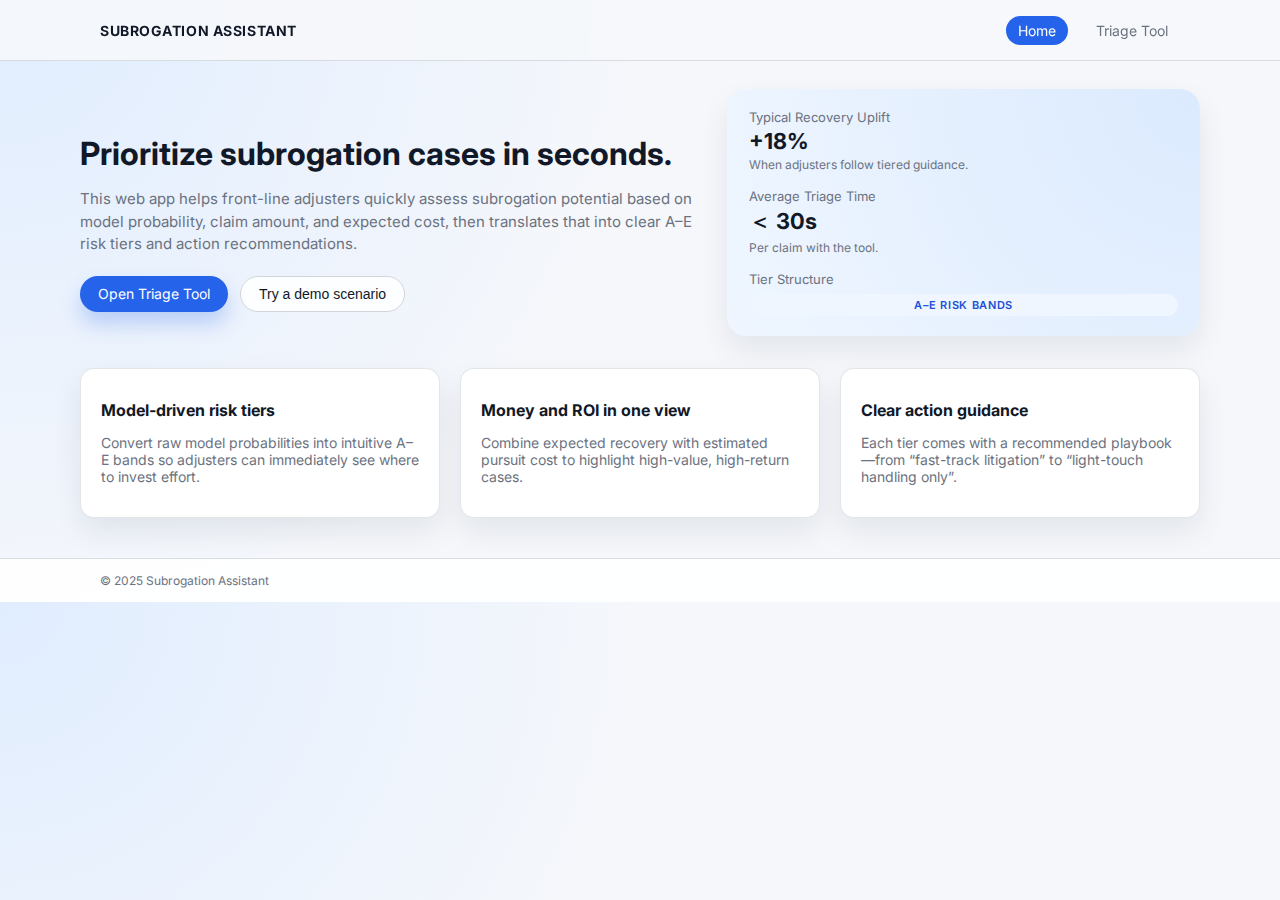
<file: subro-app/index.html>
<!DOCTYPE html>
<html lang="en">
<head>
  <meta charset="UTF-8">
  <title>Subrogation Assistant | Home</title>
  <link rel="stylesheet" href="styles.css">
  <link rel="preconnect" href="https://fonts.googleapis.com">
  <link rel="preconnect" href="https://fonts.gstatic.com" crossorigin>
  <link href="https://fonts.googleapis.com/css2?family=Inter:wght@400;500;600;700&display=swap" rel="stylesheet">
  <script src="app.js" defer></script>
</head>
<body data-page="home">
  <header class="site-header">
    <div class="container header-inner">
      <div class="logo">Subrogation Assistant</div>
      <nav class="nav">
        <a href="index.html" class="nav-link active">Home</a>
        <a href="triage.html" class="nav-link">Triage Tool</a>
      </nav>
    </div>
  </header>

  <main class="container main">
    <section class="hero">
      <div class="hero-text">
        <h1>Prioritize subrogation cases in seconds.</h1>
        <p>
          This web app helps front-line adjusters quickly assess subrogation potential
          based on model probability, claim amount, and expected cost, then translates
          that into clear A–E risk tiers and action recommendations.
        </p>
        <div class="hero-actions">
          <a href="triage.html" class="btn primary">Open Triage Tool</a>
          <button class="btn ghost" id="demoScenarioBtn">Try a demo scenario</button>
        </div>
      </div>
      <div class="hero-panel">
        <div class="hero-metric">
          <span class="metric-label">Typical Recovery Uplift</span>
          <span class="metric-value">+18%</span>
          <span class="metric-note">When adjusters follow tiered guidance.</span>
        </div>
        <div class="hero-metric">
          <span class="metric-label">Average Triage Time</span>
          <span class="metric-value">＜ 30s</span>
          <span class="metric-note">Per claim with the tool.</span>
        </div>
        <div class="hero-metric">
          <span class="metric-label">Tier Structure</span>
          <span class="metric-pill pill pill-B">A–E Risk Bands</span>
        </div>
      </div>
    </section>

    <section class="grid-3">
      <article class="info-card">
        <h2>Model-driven risk tiers</h2>
        <p>
          Convert raw model probabilities into intuitive A–E bands so adjusters can
          immediately see where to invest effort.
        </p>
      </article>
      <article class="info-card">
        <h2>Money and ROI in one view</h2>
        <p>
          Combine expected recovery with estimated pursuit cost to highlight
          high-value, high-return cases.
        </p>
      </article>
      <article class="info-card">
        <h2>Clear action guidance</h2>
        <p>
          Each tier comes with a recommended playbook—from “fast-track litigation”
          to “light-touch handling only”.
        </p>
      </article>
    </section>
  </main>

  <footer class="site-footer">
    <div class="container footer-inner">
      <span>© 2025 Subrogation Assistant</span>
    </div>
  </footer>
</body>
</html>
</file>
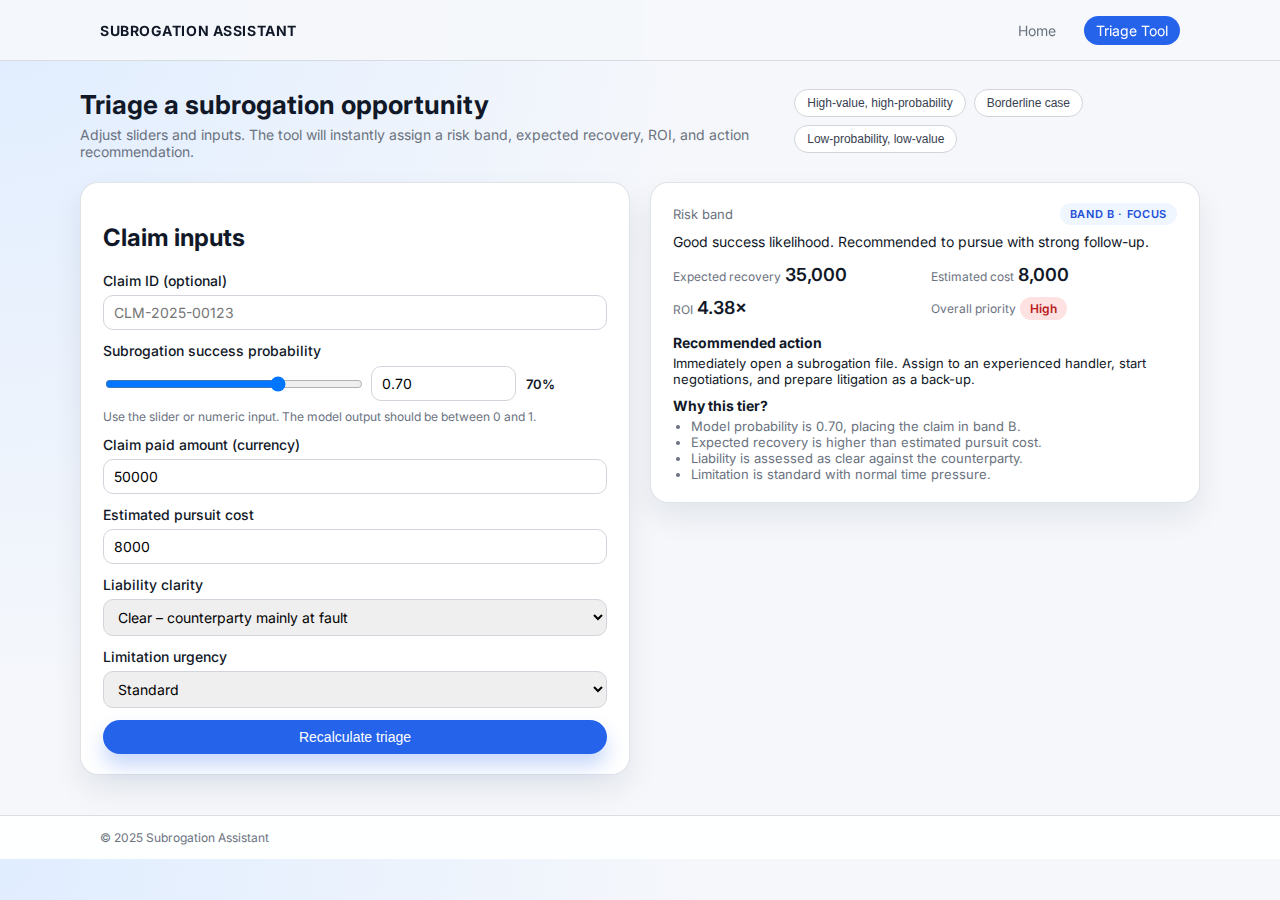
<file: subro-app/triage.html>
<!DOCTYPE html>
<html lang="en">
<head>
  <meta charset="UTF-8">
  <title>Subrogation Assistant | Triage Tool</title>
  <link rel="stylesheet" href="styles.css">
  <link rel="preconnect" href="https://fonts.googleapis.com">
  <link rel="preconnect" href="https://fonts.gstatic.com" crossorigin>
  <link href="https://fonts.googleapis.com/css2?family=Inter:wght@400;500;600;700&display=swap" rel="stylesheet">
  <script src="app.js" defer></script>
</head>
<body data-page="triage">
  <header class="site-header">
    <div class="container header-inner">
      <div class="logo">Subrogation Assistant</div>
      <nav class="nav">
        <a href="index.html" class="nav-link">Home</a>
        <a href="triage.html" class="nav-link active">Triage Tool</a>
      </nav>
    </div>
  </header>

  <main class="container main">
    <section class="page-title-row">
      <div>
        <h1>Triage a subrogation opportunity</h1>
        <p class="page-subtitle">
          Adjust sliders and inputs. The tool will instantly assign a risk band,
          expected recovery, ROI, and action recommendation.
        </p>
      </div>
      <div class="chip-row">
        <button class="chip" data-scenario="high">High-value, high-probability</button>
        <button class="chip" data-scenario="borderline">Borderline case</button>
        <button class="chip" data-scenario="low">Low-probability, low-value</button>
      </div>
    </section>

    <section class="layout-2">
      <div class="card">
        <h2>Claim inputs</h2>

        <div class="form-row">
          <label for="claimId">Claim ID (optional)</label>
          <input id="claimId" type="text" placeholder="CLM-2025-00123">
        </div>

        <div class="form-row">
          <label>Subrogation success probability</label>
          <div class="prob-row">
            <input id="probSlider" type="range" min="0" max="100" step="1" value="70">
            <input id="probInput" type="number" min="0" max="1" step="0.01" value="0.70">
            <span class="prob-label" id="probLabel">70%</span>
          </div>
          <p class="helper">
            Use the slider or numeric input. The model output should be between 0 and 1.
          </p>
        </div>

        <div class="form-row">
          <label for="amount">Claim paid amount (currency)</label>
          <input id="amount" type="number" min="0" step="1" value="50000">
        </div>

        <div class="form-row">
          <label for="cost">Estimated pursuit cost</label>
          <input id="cost" type="number" min="0" step="1" value="8000">
        </div>

        <div class="form-row">
          <label for="liability">Liability clarity</label>
          <select id="liability">
            <option value="clear">Clear – counterparty mainly at fault</option>
            <option value="medium">Mixed – some dispute</option>
            <option value="unclear">Unclear / heavily disputed</option>
          </select>
        </div>

        <div class="form-row">
          <label for="timing">Limitation urgency</label>
          <select id="timing">
            <option value="urgent">Urgent – close to limitation</option>
            <option value="normal" selected>Standard</option>
            <option value="loose">Comfortable</option>
          </select>
        </div>

        <button id="calcBtn" class="btn primary full">Recalculate triage</button>
      </div>

      <div class="card result-card" id="resultCard">
        <div class="result-header">
          <span class="result-label">Risk band</span>
          <span id="riskPill" class="pill pill-B">Band B · Focus</span>
        </div>
        <p class="result-summary" id="bandSummary">
          Good success likelihood. Recommended to pursue with strong follow-up.
        </p>

        <div class="result-grid">
          <div class="result-item">
            <span class="result-item-label">Expected recovery</span>
            <span class="result-item-value" id="expectedRecovery">35,000</span>
          </div>
          <div class="result-item">
            <span class="result-item-label">Estimated cost</span>
            <span class="result-item-value" id="estimatedCost">8,000</span>
          </div>
          <div class="result-item">
            <span class="result-item-label">ROI</span>
            <span class="result-item-value" id="roiValue">4.4×</span>
          </div>
          <div class="result-item">
            <span class="result-item-label">Overall priority</span>
            <span class="priority-tag priority-mid" id="priorityTag">Medium</span>
          </div>
        </div>

        <div class="result-section">
          <h3>Recommended action</h3>
          <p id="actionAdvice">
            Open subrogation file, initiate recovery with strong negotiation and prepare
            litigation strategy if cooperation stalls.
          </p>
        </div>

        <div class="result-section">
          <h3>Why this tier?</h3>
          <ul class="reason-list" id="reasonList">
            <li>Model probability is in the 0.60–0.80 focus band.</li>
            <li>Expected recovery clearly exceeds estimated pursuit cost.</li>
            <li>Liability is reasonably clear and limitation is not yet critical.</li>
          </ul>
        </div>
      </div>
    </section>
  </main>

  <footer class="site-footer">
    <div class="container footer-inner">
      <span>© 2025 Subrogation Assistant</span>
    </div>
  </footer>
</body>
</html>
</file>
<file: subro-app/styles.css>
:root {
  --bg-page: #f5f7fb;
  --bg-card: #ffffff;
  --border-subtle: #e5e7eb;
  --text-main: #111827;
  --text-muted: #6b7280;
  --primary: #2563eb;
  --primary-dark: #1d4ed8;
  --shadow-soft: 0 14px 30px rgba(15, 23, 42, 0.08);
}

*,
*::before,
*::after {
  box-sizing: border-box;
}

body {
  margin: 0;
  font-family: "Inter", system-ui, -apple-system, BlinkMacSystemFont, "Segoe UI", sans-serif;
  background: radial-gradient(circle at top left, #e0edff 0, #f5f7fb 45%, #f5f7fb 100%);
  color: var(--text-main);
}

.container {
  max-width: 1120px;
  margin: 0 auto;
  padding: 0 20px;
}

/* Header */

.site-header {
  position: sticky;
  top: 0;
  z-index: 10;
  backdrop-filter: blur(16px);
  background: rgba(245, 247, 251, 0.92);
  border-bottom: 1px solid rgba(209, 213, 219, 0.8);
}

.header-inner {
  display: flex;
  align-items: center;
  justify-content: space-between;
  height: 60px;
}

.logo {
  font-weight: 700;
  letter-spacing: 0.04em;
  text-transform: uppercase;
  font-size: 14px;
}

.nav {
  display: flex;
  gap: 16px;
}

.nav-link {
  font-size: 14px;
  text-decoration: none;
  color: var(--text-muted);
  padding: 6px 12px;
  border-radius: 999px;
  transition: background 0.15s, color 0.15s;
}

.nav-link:hover {
  background: rgba(37, 99, 235, 0.08);
  color: var(--primary-dark);
}

.nav-link.active {
  background: var(--primary);
  color: white;
}

/* Main layout */

.main {
  padding: 28px 0 40px;
}

.hero {
  display: grid;
  grid-template-columns: 1.3fr 1fr;
  gap: 32px;
  align-items: center;
  margin-bottom: 32px;
}

.hero-text h1 {
  font-size: 32px;
  margin-bottom: 12px;
}

.hero-text p {
  color: var(--text-muted);
  font-size: 15px;
  line-height: 1.5;
}

.hero-actions {
  margin-top: 20px;
  display: flex;
  gap: 12px;
  flex-wrap: wrap;
}

.hero-panel {
  background: radial-gradient(circle at top right, #dbeafe, #eff6ff);
  border-radius: 20px;
  padding: 20px 22px;
  box-shadow: var(--shadow-soft);
  display: grid;
  gap: 16px;
}

.hero-metric {
  display: flex;
  flex-direction: column;
  gap: 3px;
}

.metric-label {
  font-size: 13px;
  color: var(--text-muted);
}

.metric-value {
  font-size: 22px;
  font-weight: 700;
}

.metric-note {
  font-size: 12px;
  color: var(--text-muted);
}

.metric-pill {
  margin-top: 4px;
}

/* Buttons */

.btn {
  border-radius: 999px;
  padding: 9px 18px;
  font-size: 14px;
  border: none;
  cursor: pointer;
  display: inline-flex;
  align-items: center;
  gap: 6px;
  text-decoration: none;
}

.btn.primary {
  background: var(--primary);
  color: #fff;
  box-shadow: 0 12px 20px rgba(37, 99, 235, 0.25);
}

.btn.primary:hover {
  background: var(--primary-dark);
}

.btn.ghost {
  background: rgba(255, 255, 255, 0.85);
  color: #111827;
  border: 1px solid #d1d5db;
}

.btn.ghost:hover {
  background: #ffffff;
}

.btn.full {
  width: 100%;
  justify-content: center;
}

/* Cards, grids */

.grid-3 {
  display: grid;
  grid-template-columns: repeat(3, minmax(0, 1fr));
  gap: 20px;
}

.info-card {
  background: var(--bg-card);
  border-radius: 14px;
  padding: 18px 20px;
  box-shadow: var(--shadow-soft);
  border: 1px solid rgba(209, 213, 219, 0.6);
}

.info-card h2 {
  font-size: 16px;
  margin-bottom: 8px;
}

.info-card p {
  font-size: 14px;
  color: var(--text-muted);
}

.card {
  background: var(--bg-card);
  border-radius: 18px;
  padding: 20px 22px;
  box-shadow: var(--shadow-soft);
  border: 1px solid rgba(209, 213, 219, 0.7);
}

.layout-2 {
  display: grid;
  grid-template-columns: 1.1fr 1.1fr;
  gap: 20px;
  align-items: flex-start;
}

/* Triage page */

.page-title-row {
  display: flex;
  justify-content: space-between;
  align-items: flex-start;
  gap: 20px;
  margin-bottom: 22px;
}

.page-title-row h1 {
  margin: 0 0 6px;
  font-size: 26px;
}

.page-subtitle {
  font-size: 14px;
  color: var(--text-muted);
  margin: 0;
}

.chip-row {
  display: flex;
  flex-wrap: wrap;
  gap: 8px;
}

.chip {
  border-radius: 999px;
  border: 1px solid #d1d5db;
  background: #ffffff;
  padding: 6px 12px;
  font-size: 12px;
  cursor: pointer;
  color: #374151;
}

.chip:hover {
  background: #f3f4f6;
}

/* Form controls */

.form-row {
  display: flex;
  flex-direction: column;
  gap: 6px;
  margin-bottom: 12px;
}

label {
  font-size: 14px;
  font-weight: 500;
}

input,
select {
  border-radius: 10px;
  border: 1px solid #d1d5db;
  padding: 8px 10px;
  font-size: 14px;
  font-family: inherit;
  outline: none;
}

input:focus,
select:focus {
  border-color: var(--primary);
  box-shadow: 0 0 0 1px rgba(37, 99, 235, 0.25);
}

.helper {
  font-size: 12px;
  color: var(--text-muted);
  margin: 0;
}

.prob-row {
  display: grid;
  grid-template-columns: 1.6fr 0.9fr 0.5fr;
  gap: 10px;
  align-items: center;
}

#probSlider {
  width: 100%;
}

.prob-label {
  font-size: 13px;
  font-weight: 600;
}

/* Pills */

.pill {
  display: inline-flex;
  align-items: center;
  justify-content: center;
  padding: 4px 10px;
  border-radius: 999px;
  font-size: 11px;
  font-weight: 600;
  letter-spacing: 0.06em;
  text-transform: uppercase;
}

.pill-A {
  background: #ecfdf5;
  color: #047857;
}

.pill-B {
  background: #eff6ff;
  color: #1d4ed8;
}

.pill-C {
  background: #fff7ed;
  color: #c05621;
}

.pill-D {
  background: #fef3c7;
  color: #92400e;
}

.pill-E {
  background: #fee2e2;
  color: #b91c1c;
}

/* Result card */

.result-card {
  position: relative;
  overflow: hidden;
}

.result-card::before {
  content: "";
  position: absolute;
  inset: -40px -40px auto auto;
  background: radial-gradient(circle at top right, rgba(37, 99, 235, 0.25), transparent 60%);
  opacity: 0.9;
  pointer-events: none;
}

.result-header {
  display: flex;
  justify-content: space-between;
  align-items: center;
  margin-bottom: 8px;
}

.result-label {
  font-size: 13px;
  color: var(--text-muted);
}

.result-summary {
  font-size: 14px;
  color: var(--text-main);
  margin-top: 4px;
  margin-bottom: 14px;
}

.result-grid {
  display: grid;
  grid-template-columns: repeat(2, minmax(0, 1fr));
  gap: 12px;
  margin-bottom: 14px;
}

.result-item-label {
  font-size: 12px;
  color: var(--text-muted);
}

.result-item-value {
  font-size: 18px;
  font-weight: 600;
}

.priority-tag {
  display: inline-flex;
  border-radius: 999px;
  padding: 4px 10px;
  font-size: 12px;
  font-weight: 600;
}

.priority-high {
  background: #fee2e2;
  color: #b91c1c;
}

.priority-mid {
  background: #eff6ff;
  color: #1d4ed8;
}

.priority-low {
  background: #ecfdf5;
  color: #047857;
}

.result-section h3 {
  margin: 10px 0 4px;
  font-size: 14px;
}

.result-section p {
  margin: 0;
  font-size: 13px;
  color: var(--text-main);
}

.reason-list {
  margin: 4px 0 0 18px;
  padding: 0;
  font-size: 13px;
  color: var(--text-muted);
}

/* Footer */

.site-footer {
  border-top: 1px solid rgba(209, 213, 219, 0.8);
  padding: 14px 0;
  background: rgba(255, 255, 255, 0.9);
}

.footer-inner {
  font-size: 12px;
  color: var(--text-muted);
}

/* Responsive */

@media (max-width: 900px) {
  .hero {
    grid-template-columns: 1fr;
  }
  .layout-2 {
    grid-template-columns: 1fr;
  }
  .page-title-row {
    flex-direction: column;
  }
  .grid-3 {
    grid-template-columns: 1fr;
  }
}
</file>
